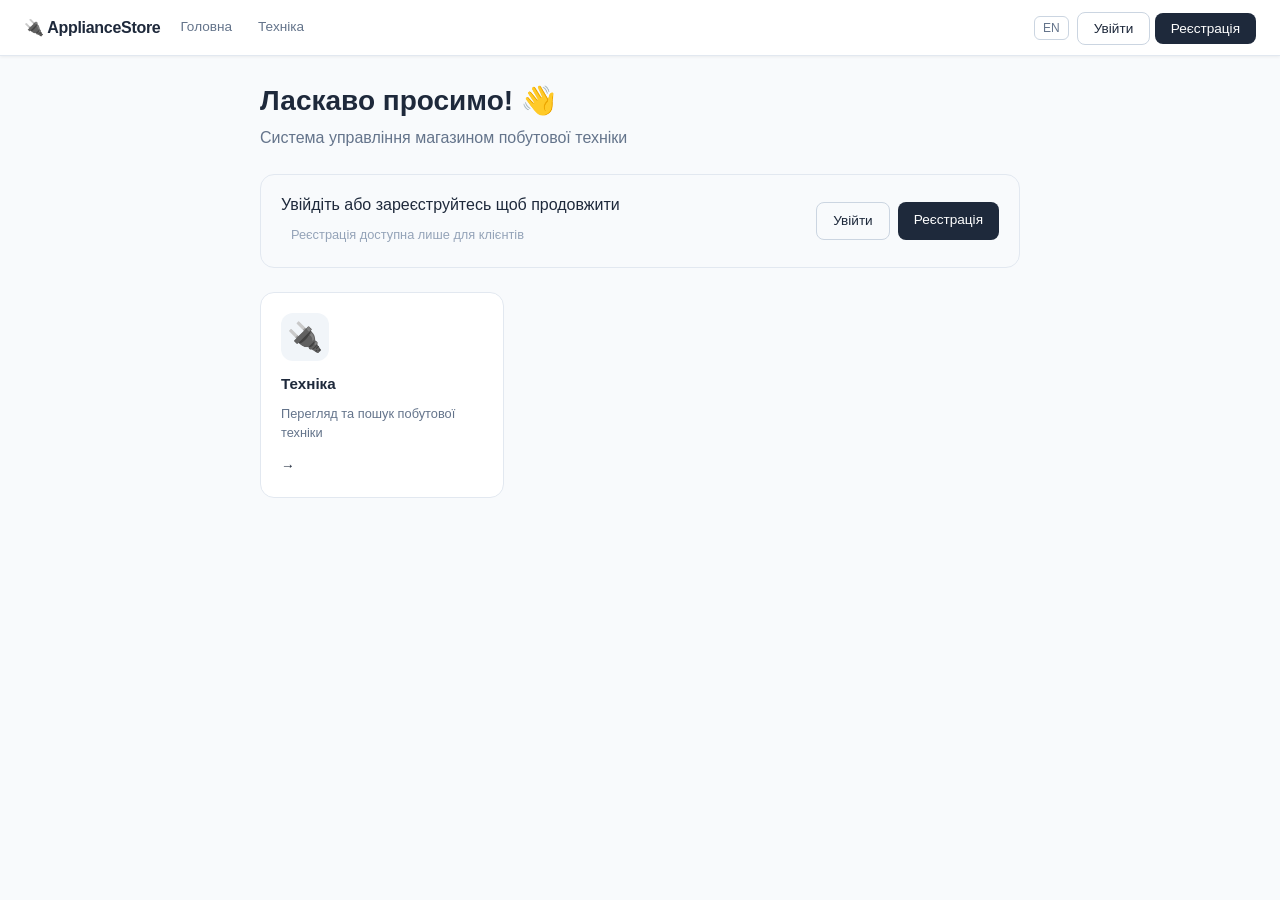
<file: src/main/resources/static/index.html>
<!DOCTYPE html>
<html lang="uk">
<head>
  <meta charset="UTF-8" />
  <meta name="viewport" content="width=device-width, initial-scale=1.0"/>
  <title>ApplianceStore</title>
  <link rel="stylesheet" href="style.css" />
</head>
<body>
  <nav class="navbar">
    <a href="index.html" class="nav-logo">🔌 ApplianceStore</a>
    <div class="nav-links" id="navLinks">
      <a href="index.html" data-i18n="nav.home">Home</a>
      <a href="appliances.html" data-i18n="nav.appliances">Appliances</a>
      <a href="orders.html" class="auth-only" data-i18n="nav.orders">Orders</a>
      <a href="clients.html" class="employee-only" data-i18n="nav.clients">Clients</a>
      <a href="employees.html" class="employee-only" data-i18n="nav.employees">Employees</a>
      <a href="manufacturers.html" class="employee-only" data-i18n="nav.manufacturers">Manufacturers</a>
    </div>
    <div class="nav-actions">
      <button class="btn-lang" id="langToggle">EN</button>
      <div class="auth-only" id="userInfo">
        <span id="userEmail"></span>
        <span id="userRole" class="badge"></span>
        <button onclick="logout()" data-i18n="nav.logout">Logout</button>
      </div>
      <div class="guest-only" id="guestActions">
        <a href="login.html" class="btn-outline" data-i18n="nav.login">Login</a>
        <a href="register.html" class="btn-primary" data-i18n="nav.register">Register</a>
      </div>
    </div>
    <button class="burger" id="burger">☰</button>
  </nav>

  <main class="container">
    <div class="hero">
      <h1 id="welcomeTitle">Welcome!</h1>
      <p class="subtitle" data-i18n="home.subtitle">Appliance store management system</p>
    </div>

    <div class="guest-only card-info" id="guestBanner">
      <div>
        <p data-i18n="home.signInMsg"><strong>Sign in or register to continue</strong></p>
        <p class="small" data-i18n="home.registerNote">Registration is available for clients only</p>
      </div>
      <div class="flex-gap">
        <a href="login.html" class="btn-outline" data-i18n="nav.login">Login</a>
        <a href="register.html" class="btn-primary" data-i18n="nav.register">Register</a>
      </div>
    </div>

    <div class="cards-grid" id="menuCards"></div>
  </main>

  <script src="i18n.js"></script>
  <script src="auth.js"></script>
  <script src="main.js"></script>
</body>
</html>
</file>
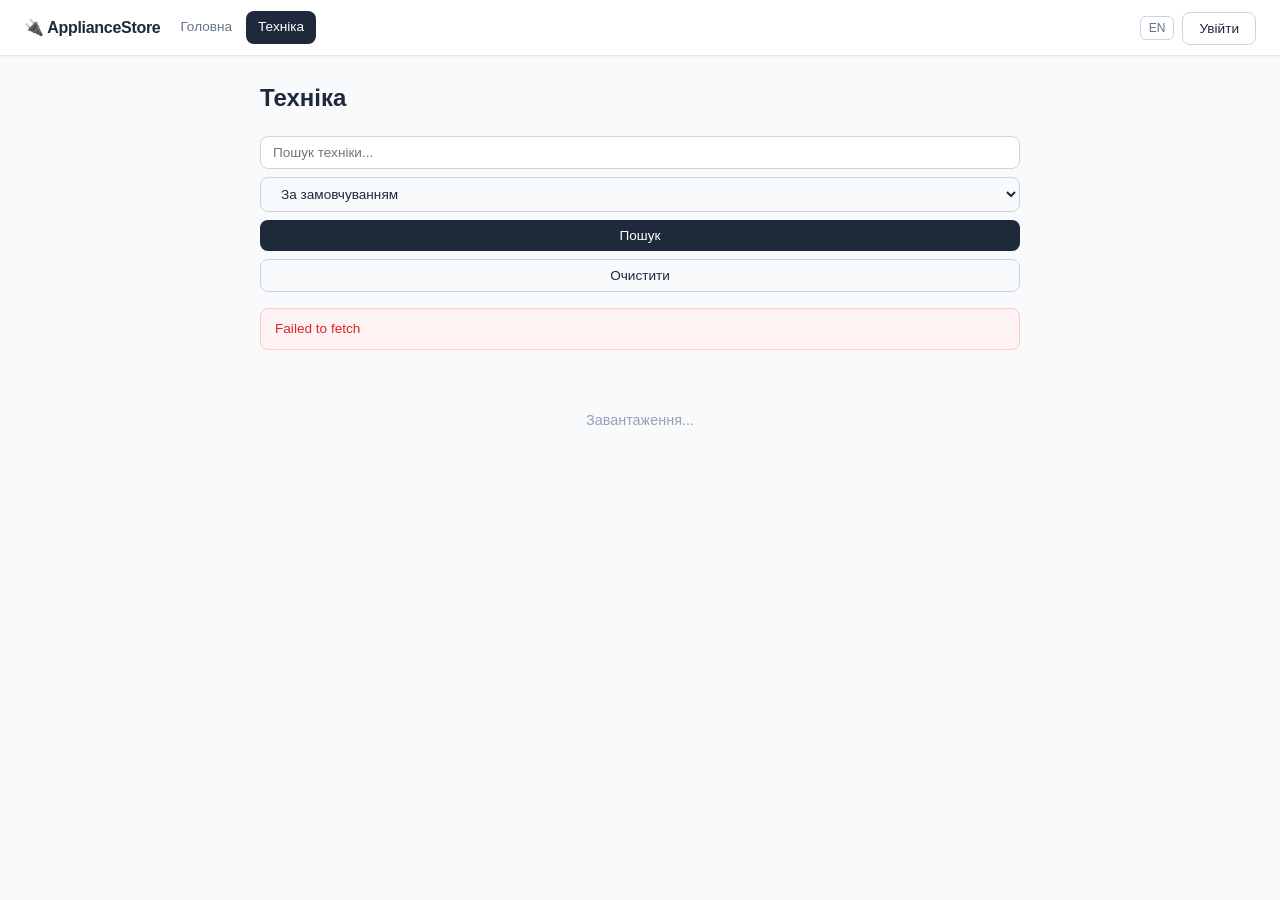
<file: src/main/resources/static/appliances.html>
<!DOCTYPE html>
<html lang="uk">
<head>
  <meta charset="UTF-8"/>
  <meta name="viewport" content="width=device-width, initial-scale=1.0"/>
  <title>Appliances — ApplianceStore</title>
  <link rel="stylesheet" href="style.css"/>
</head>
<body>
  <nav class="navbar">
    <a href="index.html" class="nav-logo">🔌 ApplianceStore</a>
    <div class="nav-links" id="navLinks">
      <a href="index.html" data-i18n="nav.home">Home</a>
      <a href="appliances.html" class="active" data-i18n="nav.appliances">Appliances</a>
      <a href="orders.html" class="auth-only" data-i18n="nav.orders">Orders</a>
      <a href="clients.html" class="employee-only" data-i18n="nav.clients">Clients</a>
      <a href="employees.html" class="employee-only" data-i18n="nav.employees">Employees</a>
      <a href="manufacturers.html" class="employee-only" data-i18n="nav.manufacturers">Manufacturers</a>
    </div>
    <div class="nav-actions">
      <button class="btn-lang" id="langToggle">EN</button>
      <div class="auth-only" id="userInfo">
        <span id="userEmail"></span>
        <span id="userRole" class="badge"></span>
        <button onclick="logout()" data-i18n="nav.logout">Logout</button>
      </div>
      <div class="guest-only" id="guestActions">
        <a href="login.html" class="btn-outline" data-i18n="nav.login">Login</a>
      </div>
    </div>
    <button class="burger" id="burger">☰</button>
  </nav>

  <main class="container">
    <div class="page-header">
      <h1 data-i18n="appliances.title">Appliances</h1>
      <button class="btn-primary employee-only" id="addBtn" data-i18n="appliances.add">Add Appliance</button>
    </div>

    <form class="search-form" id="searchForm">
      <div class="search-input-wrap">
        <input type="text" id="searchInput" data-i18n-placeholder="appliances.searchPlaceholder" placeholder="Search..."/>
      </div>

      <select id="sortSelect" class="btn-outline">
        <option value="id,asc" data-i18n="sort.default">Default</option>
        <option value="price,asc" data-i18n="sort.priceAsc">Price: Low to High</option>
        <option value="price,desc" data-i18n="sort.priceDesc">Price: High to Low</option>
      </select>

      <button type="submit" class="btn-primary" data-i18n="common.search">Search</button>
      <button type="button" class="btn-outline" id="clearSearch" data-i18n="common.clear">Clear</button>
    </form>

    <div id="errorBox" class="error-box hidden"></div>
    <div id="listContainer"></div>
    <div id="pagination" class="pagination"></div>
  </main>

  <div class="modal-overlay hidden" id="modal">
    <div class="modal">
      <div class="modal-header">
        <h2 id="modalTitle">Add Appliance</h2>
        <button class="modal-close" id="modalClose">✕</button>
      </div>
      <div id="modalErrorBox" class="error-box hidden"></div>
      <form id="itemForm" class="modal-form">
        <div class="field"><label data-i18n="appliances.name">Name</label><input type="text" name="name" required/></div>
        <div class="field">
            <label data-i18n="appliances.category">Category</label>
            <select name="category" class="btn-outline" style="background: #fff;" required>
                <option value="BIG">BIG</option>
                <option value="SMALL">SMALL</option>
            </select>
        </div>
        <div class="field"><label data-i18n="appliances.model">Model</label><input type="text" name="model" required/></div>
        <div class="field"><label>Manufacturer ID</label><input type="number" name="manufacturerId" required min="1"/></div>
        <div class="field">
            <label data-i18n="appliances.powerType">Power Type</label>
            <select name="powerType" class="btn-outline" style="background: #fff;" required>
                <option value="AC220">AC220</option>
                <option value="AC110">AC110</option>
                <option value="ACCUMULATOR">ACCUMULATOR</option>
            </select>
        </div>
        <div class="field"><label data-i18n="appliances.power">Power (W)</label><input type="number" name="power" required min="0"/></div>
        <div class="field"><label data-i18n="appliances.price">Price</label><input type="number" name="price" required min="0" step="0.01"/></div>
        <div class="field"><label data-i18n="appliances.characteristic">Characteristic</label><input type="text" name="characteristic"/></div>
        <div class="field"><label data-i18n="appliances.description">Description</label><textarea name="description"></textarea></div>
        <div class="modal-actions">
          <button type="button" class="btn-outline" id="modalCancel" data-i18n="common.cancel">Cancel</button>
          <button type="submit" class="btn-primary" id="modalSubmit" data-i18n="common.save">Save</button>
        </div>
      </form>
    </div>
  </div>

  <div class="modal-overlay hidden" id="confirmModal">
    <div class="modal confirm-modal">
      <p id="confirmMsg"></p>
      <div class="modal-actions">
        <button class="btn-outline" id="confirmNo" data-i18n="common.cancel">Cancel</button>
        <button class="btn-danger" id="confirmYes" data-i18n="common.yes">Yes</button>
      </div>
    </div>
  </div>

  <script src="i18n.js"></script>
  <script src="auth.js"></script>
  <script src="crud.js"></script>
  <script>
    initNav();
    applyLang();

    let currentPage = 0;
    let currentSearch = '';
    let currentSort = 'id,asc';
    let editId = null;

    document.getElementById('sortSelect').addEventListener('change', (e) => {
      currentSort = e.target.value;
      loadItems(0);
    });

    document.getElementById('langToggle').addEventListener('click', () => {
      const select = document.getElementById('sortSelect');
      Array.from(select.options).forEach(opt => {
        const key = opt.getAttribute('data-i18n');
        if (key) opt.textContent = t(key);
      });
    });

    document.getElementById('searchForm').addEventListener('submit', (e) => {
      e.preventDefault();
      currentSearch = document.getElementById('searchInput').value;
      loadItems(0);
    });

    document.getElementById('clearSearch').addEventListener('click', () => {
      currentSearch = '';
      currentSort = 'id,asc';
      document.getElementById('searchInput').value = '';
      document.getElementById('sortSelect').value = 'id,asc';
      loadItems(0);
    });

    // Відновлена чиста логіка завантаження
    async function loadItems(page = 0) {
      currentPage = page;
      showLoading('listContainer');
      hideError();
      try {
        let endpoint;
        if (currentSearch) {
          endpoint = `/appliances/search?names=${encodeURIComponent(currentSearch)}&page=${page}&size=10&sort=${currentSort}`;
        } else {
          endpoint = `/appliances?page=${page}&size=10&sort=${currentSort}`;
        }
        
        const data = await apiFetch(endpoint);
        renderList(data.content || [], data.totalPages || 0, page);
      } catch (err) {
        showError(err.message);
      }
    }

    function renderList(items, totalPages, page) {
      const container = document.getElementById('listContainer');
      if (!items.length) { container.innerHTML = `<p class="no-data" data-i18n="common.noData">${t('common.noData')}</p>`; renderPagination(0,0); return; }
      container.innerHTML = items.map(item => `
        <div class="list-item" data-id="${item.id}">
          <div class="list-item-main" onclick="toggleExpand(${item.id})">
            <span class="item-id">#${item.id}</span>
            <div class="item-info">
              <span class="item-name">${item.name}</span>
              <span class="item-sub"><span class="badge badge-blue">${item.category}</span> · ${item.model}</span>
            </div>
            <div class="item-right">
              <span class="item-price">$${item.price}</span>
              ${isEmployee() ? `
                <button class="btn-icon" onclick="event.stopPropagation(); openEdit(${item.id})" title="${t('common.edit')}">✏️</button>
                <button class="btn-icon danger" onclick="event.stopPropagation(); confirmDelete(${item.id})" title="${t('common.delete')}">🗑️</button>
              ` : ''}
              <span class="expand-icon">▾</span>
            </div>
          </div>
          <div class="list-item-detail hidden" id="detail-${item.id}">
            <div class="detail-grid">
              <div><span class="detail-label">${t('appliances.powerType')}</span>${item.powerType || '—'}</div>
              <div><span class="detail-label">${t('appliances.power')}</span>${item.power ?? '—'}</div>
              <div><span class="detail-label">Manufacturer ID</span>${item.manufacturerId || '—'}</div>
              <div class="full"><span class="detail-label">${t('appliances.characteristic')}</span>${item.characteristic || '—'}</div>
              <div class="full"><span class="detail-label">${t('appliances.description')}</span>${item.description || '—'}</div>
            </div>
          </div>
        </div>
      `).join('');
      renderPagination(page, totalPages);
    }

    function toggleExpand(id) {
      const el = document.getElementById('detail-' + id);
      el.classList.toggle('hidden');
    }

    function openEdit(id) {
      const item = document.querySelector(`[data-id="${id}"]`);
      editId = id;
      document.getElementById('modalTitle').textContent = t('appliances.edit');
      const form = document.getElementById('itemForm');
      
      apiFetch(`/appliances/${id}`).then(data => {
        form.name.value = data.name || '';
        form.category.value = data.category || 'BIG';
        form.model.value = data.model || '';
        form.manufacturerId.value = data.manufacturerId || '';
        form.powerType.value = data.powerType || 'AC220';
        form.power.value = data.power ?? '';
        form.price.value = data.price ?? '';
        form.characteristic.value = data.characteristic || '';
        form.description.value = data.description || '';
        openModal();
      }).catch(err => showError(err.message));
    }

    document.getElementById('addBtn').addEventListener('click', () => {
      editId = null;
      document.getElementById('modalTitle').textContent = t('appliances.add');
      document.getElementById('itemForm').reset();
      openModal();
    });

    document.getElementById('itemForm').addEventListener('submit', async (e) => {
      e.preventDefault();
      const form = e.target;
      const body = {
        name: form.name.value, 
        category: form.category.value, 
        model: form.model.value,
        manufacturerId: Number(form.manufacturerId.value), 
        powerType: form.powerType.value,
        power: Number(form.power.value), 
        price: Number(form.price.value),
        characteristic: form.characteristic.value, 
        description: form.description.value
      };
      const btn = document.getElementById('modalSubmit');
      btn.disabled = true;
      try {
        if (editId) await apiFetch(`/appliances/${editId}`, { method: 'PUT', body: JSON.stringify(body) });
        else await apiFetch('/appliances', { method: 'POST', body: JSON.stringify(body) });
        closeModal();
        loadItems(currentPage);
      } catch (err) {
        document.getElementById('modalErrorBox').textContent = err.message;
        document.getElementById('modalErrorBox').classList.remove('hidden');
      } finally {
        btn.disabled = false;
      }
    });

    function confirmDelete(id) {
      showConfirm(getLang() === 'uk' ? 'Видалити цю техніку?' : 'Delete this appliance?', async () => {
        await apiFetch(`/appliances/${id}`, { method: 'DELETE' });
        loadItems(currentPage);
      });
    }

    loadItems(0);
  </script>
</body>
</html>
</file>
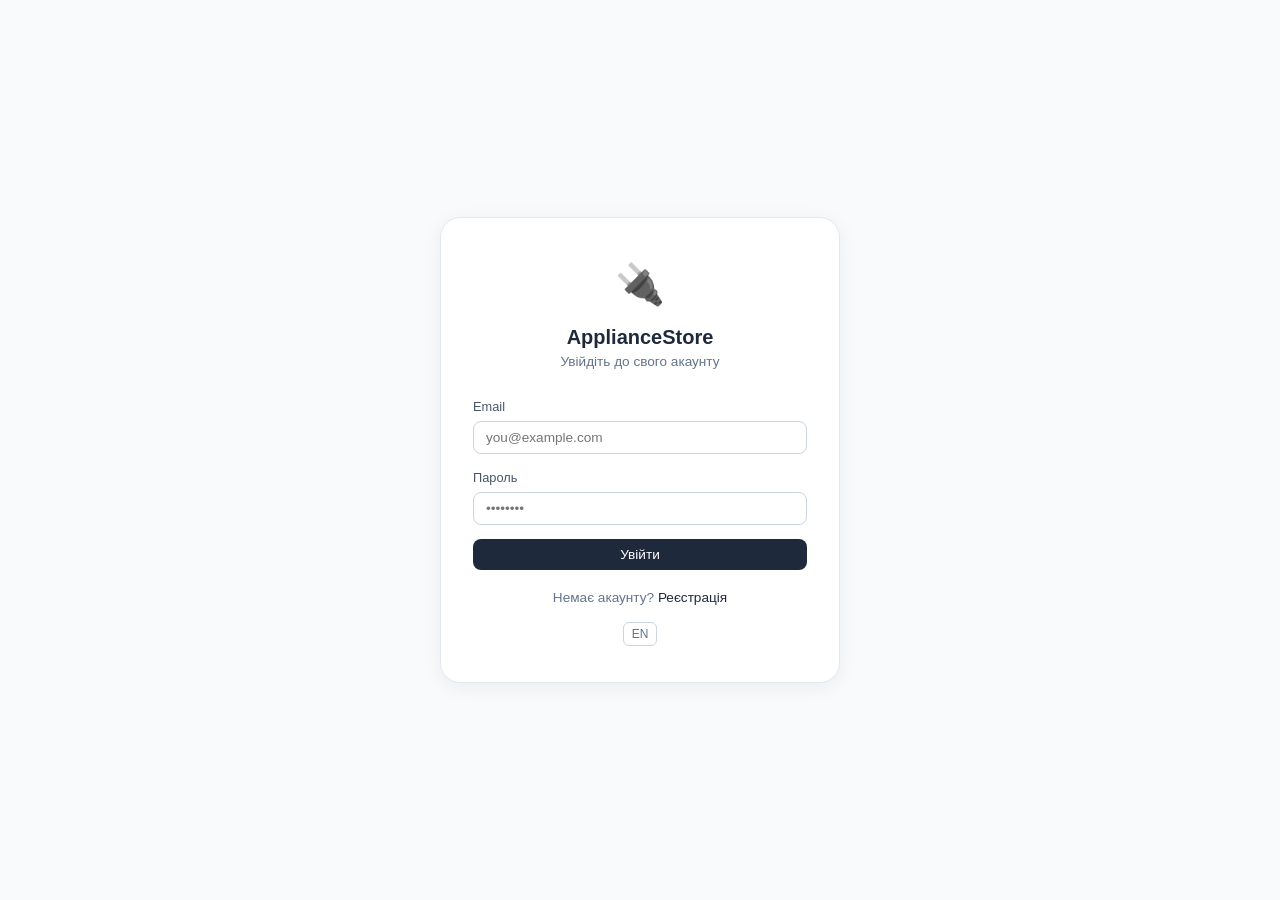
<file: src/main/resources/static/clients.html>
<!DOCTYPE html>
<html lang="uk">
<head>
  <meta charset="UTF-8"/>
  <meta name="viewport" content="width=device-width, initial-scale=1.0"/>
  <title>Clients — ApplianceStore</title>
  <link rel="stylesheet" href="style.css"/>
</head>
<body>
  <nav class="navbar">
    <a href="index.html" class="nav-logo">🔌 ApplianceStore</a>
    <div class="nav-links" id="navLinks">
      <a href="index.html" data-i18n="nav.home">Home</a>
      <a href="appliances.html" data-i18n="nav.appliances">Appliances</a>
      <a href="orders.html" class="auth-only" data-i18n="nav.orders">Orders</a>
      <a href="clients.html" class="employee-only active" data-i18n="nav.clients">Clients</a>
      <a href="employees.html" class="employee-only" data-i18n="nav.employees">Employees</a>
      <a href="manufacturers.html" class="employee-only" data-i18n="nav.manufacturers">Manufacturers</a>
    </div>
    <div class="nav-actions">
      <button class="btn-lang" id="langToggle">EN</button>
      <div class="auth-only" id="userInfo">
        <span id="userEmail"></span>
        <span id="userRole" class="badge"></span>
        <button onclick="logout()" data-i18n="nav.logout">Logout</button>
      </div>
    </div>
    <button class="burger" id="burger">☰</button>
  </nav>

  <main class="container">
    <div class="page-header">
      <h1 data-i18n="clients.title">Clients</h1>
      <button class="btn-primary" id="addBtn" data-i18n="clients.add">Add Client</button>
    </div>
    <div id="errorBox" class="error-box hidden"></div>
    <div id="listContainer"></div>
  </main>

  <div class="modal-overlay hidden" id="modal">
    <div class="modal">
      <div class="modal-header">
        <h2 id="modalTitle"></h2>
        <button class="modal-close" id="modalClose">✕</button>
      </div>
      <div id="modalErrorBox" class="error-box hidden"></div>
      <form id="itemForm" class="modal-form">
        <div class="field"><label data-i18n="clients.name">Name</label><input type="text" name="name" required/></div>
        <div class="field"><label data-i18n="clients.email">Email</label><input type="email" name="email" required/></div>
        <div class="field"><label data-i18n="clients.card">Card</label><input type="text" name="card" placeholder="XXXX-XXXX-XXXX-XXXX" maxlength="19"/></div>
        <div class="field new-only"><label data-i18n="auth.password">Password</label><input type="password" name="password"/></div>
        <div class="field new-only"><label data-i18n="auth.repeatPassword">Repeat Password</label><input type="password" name="repeatPassword"/></div>
        <div class="modal-actions">
          <button type="button" class="btn-outline" id="modalCancel" data-i18n="common.cancel">Cancel</button>
          <button type="submit" class="btn-primary" id="modalSubmit" data-i18n="common.save">Save</button>
        </div>
      </form>
    </div>
  </div>

  <div class="modal-overlay hidden" id="confirmModal">
    <div class="modal confirm-modal">
      <p id="confirmMsg"></p>
      <div class="modal-actions">
        <button class="btn-outline" id="confirmNo" data-i18n="common.cancel">Cancel</button>
        <button class="btn-danger" id="confirmYes" data-i18n="common.yes">Yes</button>
      </div>
    </div>
  </div>

  <script src="i18n.js"></script>
  <script src="auth.js"></script>
  <script src="crud.js"></script>
  <script>
    initNav();
    requireEmployee();
    applyLang();

    let editId = null;

    document.querySelector('input[name="card"]').addEventListener('input', function (e) {
      this.value = this.value.replace(/\D/g, '').replace(/(\d{4})(?=\d)/g, '$1-').slice(0, 19);
    });

    async function loadItems() {
      showLoading('listContainer');
      hideError();
      try {
        const data = await apiFetch('/clients');
        renderTable(data || []);
      } catch (err) { showError(err.message); }
    }

    function renderTable(items) {
      const container = document.getElementById('listContainer');
      if (!items.length) { container.innerHTML = `<p class="no-data">${t('common.noData')}</p>`; return; }
      container.innerHTML = `
        <div class="table-wrap">
          <table class="data-table">
            <thead><tr>
              <th>${t('common.id')}</th>
              <th>${t('clients.name')}</th>
              <th>${t('clients.email')}</th>
              <th>${t('common.actions')}</th>
            </tr></thead>
            <tbody>${items.map(item => `
              <tr>
                <td>#${item.id}</td>
                <td>${item.name}</td>
                <td>${item.email}</td>
                <td>
                  <button class="btn-icon" onclick="openEdit(${item.id}, '${escStr(item.name)}', '${escStr(item.email)}')">✏️</button>
                  <button class="btn-icon danger" onclick="confirmDelete(${item.id})">🗑️</button>
                </td>
              </tr>`).join('')}
            </tbody>
          </table>
        </div>`;
    }

    function openEdit(id, name, email) {
      editId = id;
      document.getElementById('modalTitle').textContent = t('clients.edit');
      const form = document.getElementById('itemForm');
      form.name.value = name; 
      form.email.value = email; 
      form.card.value = '';
      form.password.value = '';
      form.repeatPassword.value = '';
      
      document.querySelectorAll('.new-only').forEach(el => el.style.display = 'none');
      document.querySelector('[name="password"]').required = false;
      document.querySelector('[name="repeatPassword"]').required = false;
      openModal();
    }

    document.getElementById('addBtn').addEventListener('click', () => {
      editId = null;
      document.getElementById('modalTitle').textContent = t('clients.add');
      document.getElementById('itemForm').reset();
      document.querySelectorAll('.new-only').forEach(el => el.style.display = '');
      
      document.querySelector('[name="password"]').required = true;
      document.querySelector('[name="repeatPassword"]').required = true;
      openModal();
    });

    document.getElementById('itemForm').addEventListener('submit', async (e) => {
      e.preventDefault();
      const form = e.target;
      const btn = document.getElementById('modalSubmit');
      
      const name = form.name.value;
      const email = form.email.value;
      const card = form.card.value;

      const cardRegex = /^\d{4}-\d{4}-\d{4}-\d{4}$/;
      if (card && !cardRegex.test(card)) {
        document.getElementById('modalErrorBox').textContent = getLang() === 'uk' ? 'Невірний формат картки (XXXX-XXXX-XXXX-XXXX).' : 'Invalid card format.';
        document.getElementById('modalErrorBox').classList.remove('hidden');
        return;
      }

      if (!editId) {
        const password = form.password.value;
        const repeatPassword = form.repeatPassword.value;
        const pwRegex = /^(?=.*[0-9])(?=.*[a-z])(?=.*[A-Z])(?=.*[@#!$%^&-+=()])(?=\S+$).{8,20}$/;
        
        if (!pwRegex.test(password)) {
          document.getElementById('modalErrorBox').textContent = getLang() === 'uk' ? 'Пароль має бути 8-20 символів, містити цифри, літери та спецсимволи.' : 'Password must be complex.';
          document.getElementById('modalErrorBox').classList.remove('hidden');
          return;
        }
        if (password !== repeatPassword) {
          document.getElementById('modalErrorBox').textContent = getLang() === 'uk' ? 'Паролі не збігаються.' : 'Passwords do not match.';
          document.getElementById('modalErrorBox').classList.remove('hidden');
          return;
        }
      }

      btn.disabled = true;
      try {
        if (editId) {
          const body = { name, email };
          if (card) body.card = card;
          
          await apiFetch(`/clients/${editId}`, { method: 'PUT', body: JSON.stringify(body) });
        } else {
          const body = { name, email, password: form.password.value, repeatPassword: form.repeatPassword.value };
          if (card) body.card = card;
          
          await apiFetch('/clients', { method: 'POST', body: JSON.stringify(body) });
        }
        closeModal();
        loadItems();
      } catch (err) {
        document.getElementById('modalErrorBox').textContent = err.message;
        document.getElementById('modalErrorBox').classList.remove('hidden');
      } finally { btn.disabled = false; }
    });

    function confirmDelete(id) {
      showConfirm(getLang() === 'uk' ? 'Видалити цього клієнта?' : 'Delete this client?', async () => {
        await apiFetch(`/clients/${id}`, { method: 'DELETE' });
        loadItems();
      });
    }

    loadItems();
  </script>
</body>
</html>
</file>
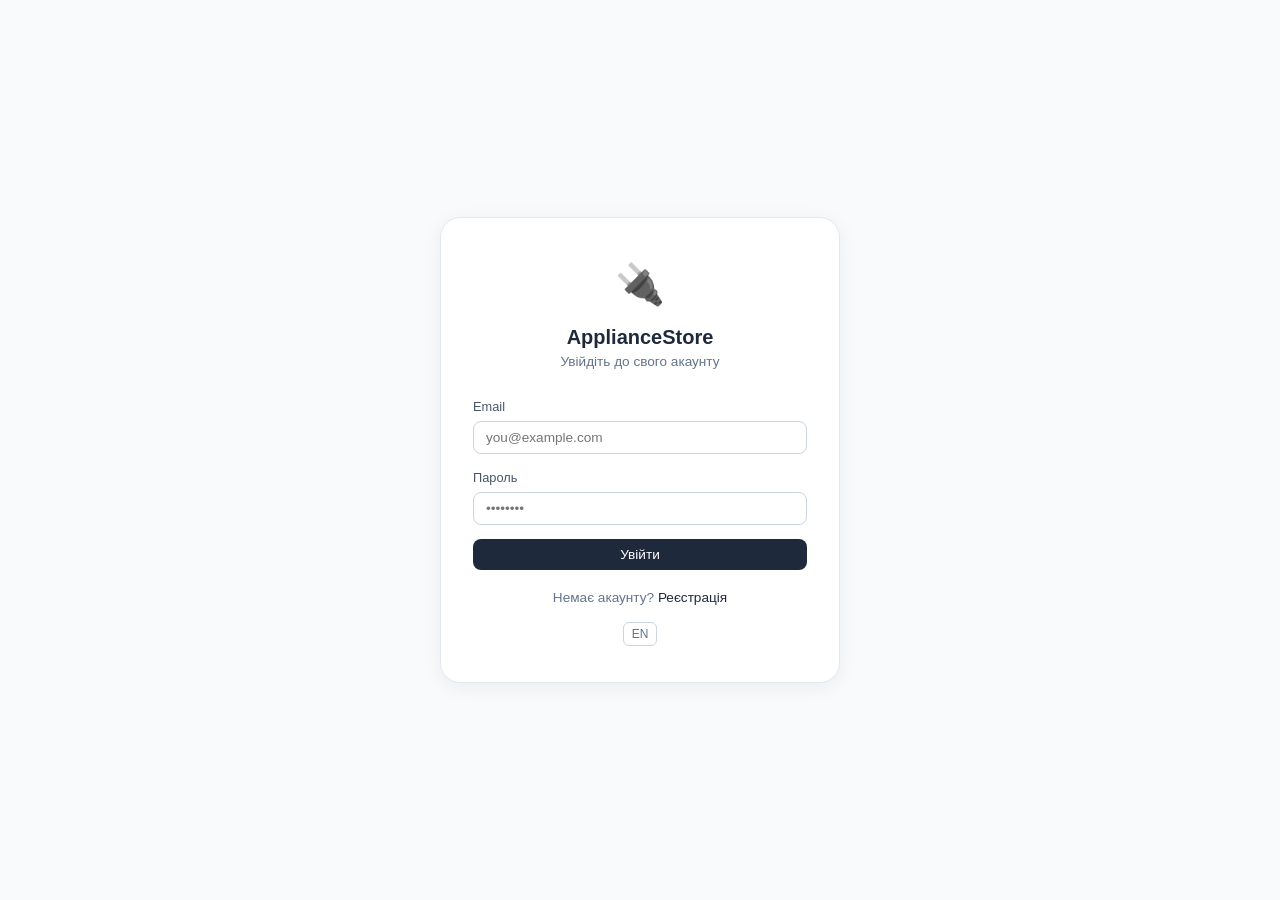
<file: src/main/resources/static/employees.html>
<!DOCTYPE html>
<html lang="uk">
<head>
  <meta charset="UTF-8"/>
  <meta name="viewport" content="width=device-width, initial-scale=1.0"/>
  <title>Employees — ApplianceStore</title>
  <link rel="stylesheet" href="style.css"/>
</head>
<body>
  <nav class="navbar">
    <a href="index.html" class="nav-logo">🔌 ApplianceStore</a>
    <div class="nav-links" id="navLinks">
      <a href="index.html" data-i18n="nav.home">Home</a>
      <a href="appliances.html" data-i18n="nav.appliances">Appliances</a>
      <a href="orders.html" class="auth-only" data-i18n="nav.orders">Orders</a>
      <a href="clients.html" class="employee-only" data-i18n="nav.clients">Clients</a>
      <a href="employees.html" class="employee-only active" data-i18n="nav.employees">Employees</a>
      <a href="manufacturers.html" class="employee-only" data-i18n="nav.manufacturers">Manufacturers</a>
    </div>
    <div class="nav-actions">
      <button class="btn-lang" id="langToggle">EN</button>
      <div class="auth-only" id="userInfo">
        <span id="userEmail"></span>
        <span id="userRole" class="badge"></span>
        <button onclick="logout()" data-i18n="nav.logout">Logout</button>
      </div>
    </div>
    <button class="burger" id="burger">☰</button>
  </nav>

  <main class="container">
    <div class="page-header">
      <h1 data-i18n="employees.title">Employees</h1>
      <button class="btn-primary" id="addBtn" data-i18n="employees.add">Add Employee</button>
    </div>
    <div id="errorBox" class="error-box hidden"></div>
    <div id="listContainer"></div>
  </main>

  <div class="modal-overlay hidden" id="modal">
    <div class="modal">
      <div class="modal-header">
        <h2 id="modalTitle"></h2>
        <button class="modal-close" id="modalClose">✕</button>
      </div>
      <div id="modalErrorBox" class="error-box hidden"></div>
      <form id="itemForm" class="modal-form">
        <div class="field"><label data-i18n="employees.name">Name</label><input type="text" name="name" required/></div>
        <div class="field"><label data-i18n="employees.email">Email</label><input type="email" name="email" required/></div>
        <div class="field"><label data-i18n="employees.department">Department</label><input type="text" name="department" required/></div>
        <div class="field new-only"><label data-i18n="auth.password">Password</label><input type="password" name="password"/></div>
        <div class="field new-only"><label data-i18n="auth.repeatPassword">Repeat Password</label><input type="password" name="repeatPassword"/></div>
        <div class="modal-actions">
          <button type="button" class="btn-outline" id="modalCancel" data-i18n="common.cancel">Cancel</button>
          <button type="submit" class="btn-primary" id="modalSubmit" data-i18n="common.save">Save</button>
        </div>
      </form>
    </div>
  </div>

  <div class="modal-overlay hidden" id="confirmModal">
    <div class="modal confirm-modal">
      <p id="confirmMsg"></p>
      <div class="modal-actions">
        <button class="btn-outline" id="confirmNo" data-i18n="common.cancel">Cancel</button>
        <button class="btn-danger" id="confirmYes" data-i18n="common.yes">Yes</button>
      </div>
    </div>
  </div>

  <script src="i18n.js"></script>
  <script src="auth.js"></script>
  <script src="crud.js"></script>
  <script>
    initNav();
    requireEmployee();
    applyLang();

    let editId = null;

    async function loadItems() {
      showLoading('listContainer');
      hideError();
      try {
        const data = await apiFetch('/employees');
        renderTable(data || []);
      } catch (err) { showError(err.message); }
    }

    function renderTable(items) {
      const container = document.getElementById('listContainer');
      if (!items.length) { container.innerHTML = `<p class="no-data">${t('common.noData')}</p>`; return; }
      container.innerHTML = `
        <div class="table-wrap">
          <table class="data-table">
            <thead><tr>
              <th>${t('common.id')}</th>
              <th>${t('employees.name')}</th>
              <th>${t('employees.email')}</th>
              <th>${t('employees.department')}</th>
              <th>${t('common.actions')}</th>
            </tr></thead>
            <tbody>${items.map(item => `
              <tr>
                <td>#${item.id}</td>
                <td>${item.name}</td>
                <td>${item.email}</td>
                <td>${item.department || '—'}</td>
                <td>
                  <button class="btn-icon" onclick="openEdit(${item.id}, '${escStr(item.name)}', '${escStr(item.email)}', '${escStr(item.department||'')}')">✏️</button>
                  <button class="btn-icon danger" onclick="confirmDelete(${item.id})">🗑️</button>
                </td>
              </tr>`).join('')}
            </tbody>
          </table>
        </div>`;
    }

    function openEdit(id, name, email, department) {
      editId = id;
      document.getElementById('modalTitle').textContent = t('employees.edit');
      const form = document.getElementById('itemForm');
      form.name.value = name; 
      form.email.value = email; 
      form.department.value = department; 
      form.password.value = '';
      form.repeatPassword.value = '';
      
      document.querySelectorAll('.new-only').forEach(el => el.style.display = 'none');
      document.querySelector('[name="password"]').required = false;
      document.querySelector('[name="repeatPassword"]').required = false;
      openModal();
    }

    document.getElementById('addBtn').addEventListener('click', () => {
      editId = null;
      document.getElementById('modalTitle').textContent = t('employees.add');
      document.getElementById('itemForm').reset();
      document.querySelectorAll('.new-only').forEach(el => el.style.display = '');
      
      document.querySelector('[name="password"]').required = true;
      document.querySelector('[name="repeatPassword"]').required = true;
      openModal();
    });

    document.getElementById('itemForm').addEventListener('submit', async (e) => {
      e.preventDefault();
      const form = e.target;
      const btn = document.getElementById('modalSubmit');
      
      if (!editId) {
        const password = form.password.value;
        const repeatPassword = form.repeatPassword.value;
        const pwRegex = /^(?=.*[0-9])(?=.*[a-z])(?=.*[A-Z])(?=.*[@#!$%^&-+=()])(?=\S+$).{8,20}$/;
        
        if (!pwRegex.test(password)) {
          document.getElementById('modalErrorBox').textContent = getLang() === 'uk' ? 'Пароль має бути 8-20 символів, містити цифри, літери та спецсимволи.' : 'Password must be complex.';
          document.getElementById('modalErrorBox').classList.remove('hidden');
          return;
        }
        if (password !== repeatPassword) {
          document.getElementById('modalErrorBox').textContent = getLang() === 'uk' ? 'Паролі не збігаються.' : 'Passwords do not match.';
          document.getElementById('modalErrorBox').classList.remove('hidden');
          return;
        }
      }

      btn.disabled = true;
      try {
        if (editId) {
          const body = {
            name: form.name.value, 
            email: form.email.value, 
            department: form.department.value 
          };
          await apiFetch(`/employees/${editId}`, { method: 'PUT', body: JSON.stringify(body) });
        } else {
          const body = { 
            name: form.name.value, 
            email: form.email.value, 
            department: form.department.value, 
            password: form.password.value,
            repeatPassword: form.repeatPassword.value
          };
          await apiFetch('/employees', { method: 'POST', body: JSON.stringify(body) });
        }
        closeModal();
        loadItems();
      } catch (err) {
        document.getElementById('modalErrorBox').textContent = err.message;
        document.getElementById('modalErrorBox').classList.remove('hidden');
      } finally { btn.disabled = false; }
    });

    function confirmDelete(id) {
      showConfirm(getLang() === 'uk' ? 'Видалити цього працівника?' : 'Delete this employee?', async () => {
        await apiFetch(`/employees/${id}`, { method: 'DELETE' });
        loadItems();
      });
    }

    loadItems();
  </script>
</body>
</html>
</file>
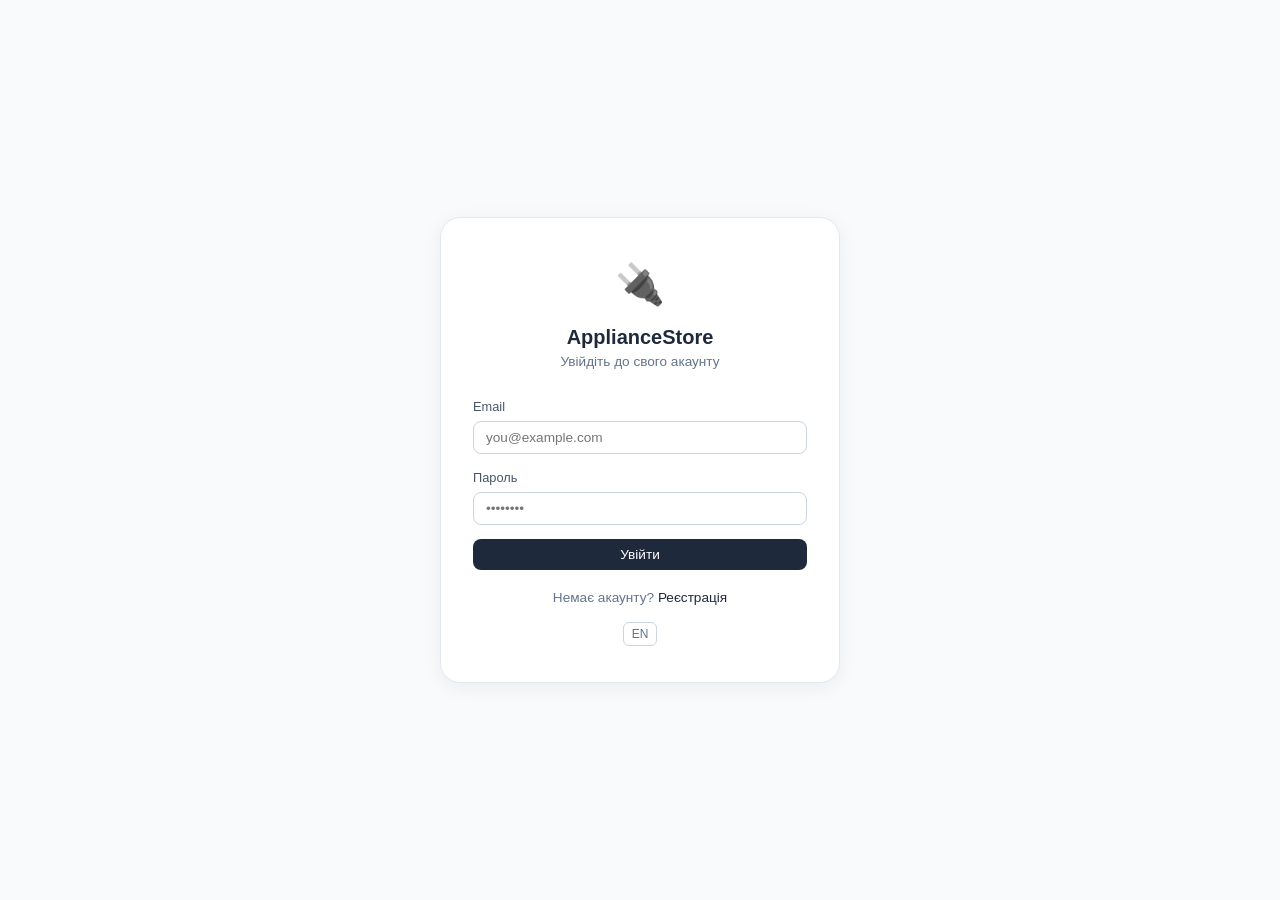
<file: src/main/resources/static/login.html>
<!DOCTYPE html>
<html lang="uk">
<head>
  <meta charset="UTF-8"/>
  <meta name="viewport" content="width=device-width, initial-scale=1.0"/>
  <title>Login — ApplianceStore</title>
  <link rel="stylesheet" href="style.css"/>
</head>
<body class="auth-page">
  <div class="auth-card">
    <div class="auth-logo">🔌</div>
    <h1 class="auth-title">ApplianceStore</h1>
    <p class="auth-subtitle" data-i18n="auth.loginTitle">Sign in to your account</p>

    <div id="errorBox" class="error-box hidden"></div>

    <form id="loginForm">
      <div class="field">
        <label data-i18n="auth.email">Email</label>
        <input type="email" id="email" required placeholder="you@example.com"/>
      </div>
      <div class="field">
        <label data-i18n="auth.password">Password</label>
        <input type="password" id="password" required placeholder="••••••••"/>
      </div>
      <button type="submit" class="btn-primary full" id="submitBtn">
        <span data-i18n="auth.loginBtn">Sign In</span>
      </button>
    </form>

    <p class="auth-footer">
      <span data-i18n="auth.noAccount">Don't have an account?</span>
      <a href="register.html" data-i18n="auth.register">Register</a>
    </p>
    <div class="lang-center">
      <button class="btn-lang" id="langToggle">EN</button>
    </div>
  </div>

  <script src="i18n.js"></script>
  <script src="auth.js"></script>
  <script>
    initLang();
    if (getToken()) window.location.href = 'index.html';

    document.getElementById('loginForm').addEventListener('submit', async (e) => {
      e.preventDefault();
      const btn = document.getElementById('submitBtn');
      btn.disabled = true;
      hideError();
      try {
        const res = await apiFetch('/auth/login', {
          method: 'POST',
          body: JSON.stringify({
            email: document.getElementById('email').value,
            password: document.getElementById('password').value
          })
        });
        const token = res.token || res.accessToken || res.jwt;
        saveToken(token);
        window.location.href = 'index.html';
      } catch (err) {
        let errorMsg = err.message;
        const lang = getLang();
        
        if (errorMsg.toLowerCase().includes('blocked') || errorMsg.toLowerCase().includes('too many failed attempts')) {
          errorMsg = lang === 'uk' 
            ? 'Ваш акаунт заблоковано через завелику кількість невдалих спроб входу.' 
            : 'Your account is blocked due to too many failed attempts.';
        } 
        else if (err.status === 401 || err.status === 403 || errorMsg.toLowerCase().includes('bad credentials')) {
          errorMsg = lang === 'uk' 
            ? 'Невірний email або пароль.' 
            : 'Invalid email or password.';
        }

        showError(errorMsg);
      } finally {
        btn.disabled = false;
      }
    });
  </script>
</body>
</html>
</file>
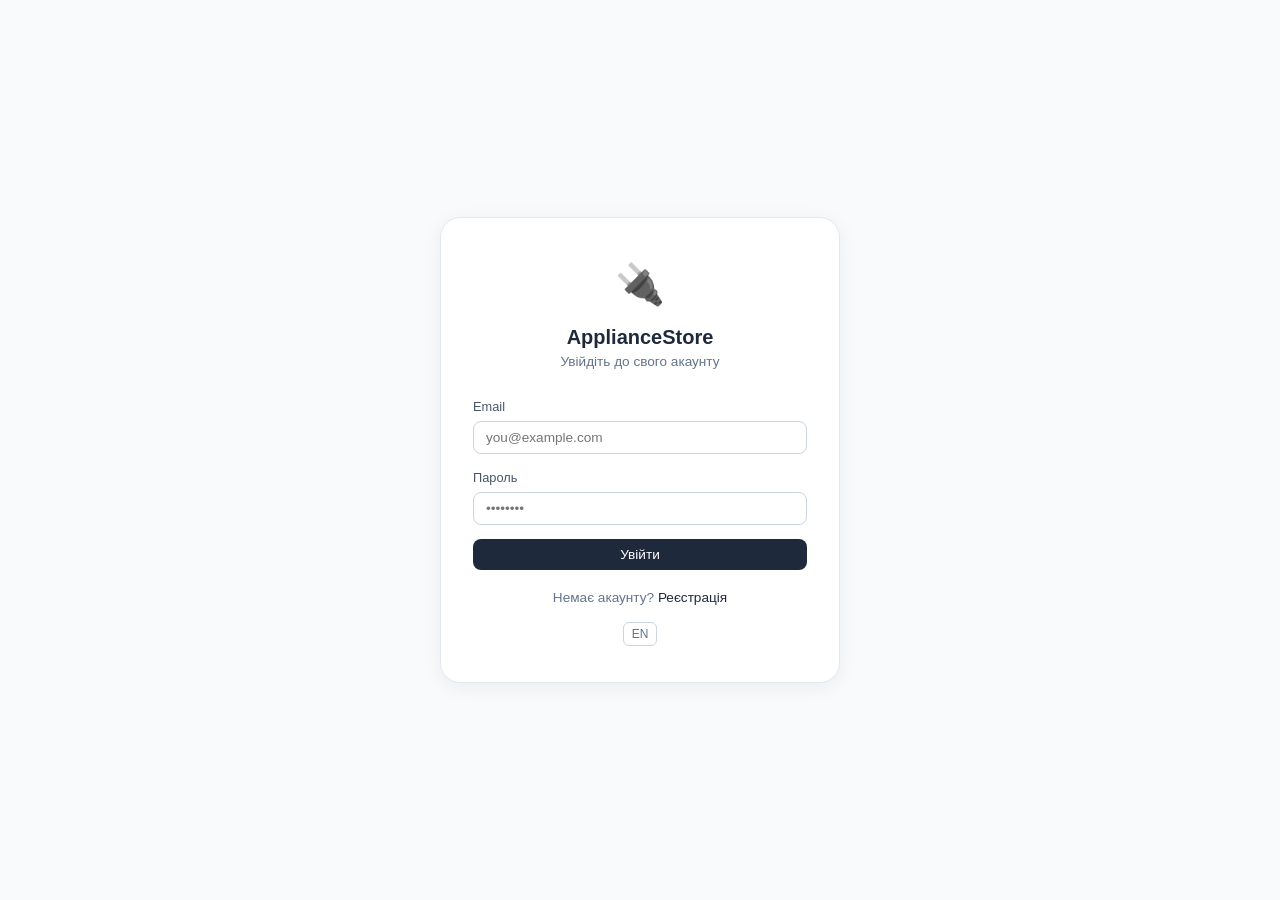
<file: src/main/resources/static/manufacturers.html>
<!DOCTYPE html>
<html lang="uk">
<head>
  <meta charset="UTF-8"/>
  <meta name="viewport" content="width=device-width, initial-scale=1.0"/>
  <title>Manufacturers — ApplianceStore</title>
  <link rel="stylesheet" href="style.css"/>
</head>
<body>
  <nav class="navbar">
    <a href="index.html" class="nav-logo">🔌 ApplianceStore</a>
    <div class="nav-links" id="navLinks">
      <a href="index.html" data-i18n="nav.home">Home</a>
      <a href="appliances.html" data-i18n="nav.appliances">Appliances</a>
      <a href="orders.html" class="auth-only" data-i18n="nav.orders">Orders</a>
      <a href="clients.html" class="employee-only" data-i18n="nav.clients">Clients</a>
      <a href="employees.html" class="employee-only" data-i18n="nav.employees">Employees</a>
      <a href="manufacturers.html" class="employee-only active" data-i18n="nav.manufacturers">Manufacturers</a>
    </div>
    <div class="nav-actions">
      <button class="btn-lang" id="langToggle">EN</button>
      <div class="auth-only" id="userInfo">
        <span id="userEmail"></span>
        <span id="userRole" class="badge"></span>
        <button onclick="logout()" data-i18n="nav.logout">Logout</button>
      </div>
    </div>
    <button class="burger" id="burger">☰</button>
  </nav>

  <main class="container">
    <div class="page-header">
      <h1 data-i18n="manufacturers.title">Manufacturers</h1>
      <button class="btn-primary" id="addBtn" data-i18n="manufacturers.add">Add Manufacturer</button>
    </div>
    <div id="errorBox" class="error-box hidden"></div>
    <div id="listContainer"></div>
  </main>

  <div class="modal-overlay hidden" id="modal">
    <div class="modal">
      <div class="modal-header">
        <h2 id="modalTitle"></h2>
        <button class="modal-close" id="modalClose">✕</button>
      </div>
      <div id="modalErrorBox" class="error-box hidden"></div>
      <form id="itemForm" class="modal-form">
        <div class="field"><label data-i18n="manufacturers.name">Name</label><input type="text" name="name" required/></div>
        <div class="modal-actions">
          <button type="button" class="btn-outline" id="modalCancel" data-i18n="common.cancel">Cancel</button>
          <button type="submit" class="btn-primary" id="modalSubmit" data-i18n="common.save">Save</button>
        </div>
      </form>
    </div>
  </div>

  <div class="modal-overlay hidden" id="confirmModal">
    <div class="modal confirm-modal">
      <p id="confirmMsg"></p>
      <div class="modal-actions">
        <button class="btn-outline" id="confirmNo" data-i18n="common.cancel">Cancel</button>
        <button class="btn-danger" id="confirmYes" data-i18n="common.yes">Yes</button>
      </div>
    </div>
  </div>

  <script src="i18n.js"></script>
  <script src="auth.js"></script>
  <script src="crud.js"></script>
  <script>
    initNav();
    requireEmployee();
    applyLang();

    let editId = null;

    async function loadItems() {
      showLoading('listContainer');
      hideError();
      try {
        const data = await apiFetch('/manufacturers');
        renderCards(data || []);
      } catch (err) { showError(err.message); }
    }

    function renderCards(items) {
      const container = document.getElementById('listContainer');
      if (!items.length) { container.innerHTML = `<p class="no-data">${t('common.noData')}</p>`; return; }
      container.innerHTML = `<div class="mfr-grid">${items.map(item => `
        <div class="mfr-card">
          <div class="mfr-icon">🏭</div>
          <div class="mfr-info">
            <span class="mfr-name">${item.name}</span>
            <span class="mfr-id">#${item.id}</span>
          </div>
          <div class="mfr-actions">
            <button class="btn-icon" onclick="openEdit(${item.id}, '${escStr(item.name)}')">✏️</button>
            <button class="btn-icon danger" onclick="confirmDelete(${item.id})">🗑️</button>
          </div>
        </div>`).join('')}</div>`;
    }

    function openEdit(id, name) {
      editId = id;
      document.getElementById('modalTitle').textContent = t('manufacturers.edit');
      document.getElementById('itemForm').name.value = name;
      openModal();
    }

    document.getElementById('addBtn').addEventListener('click', () => {
      editId = null;
      document.getElementById('modalTitle').textContent = t('manufacturers.add');
      document.getElementById('itemForm').reset();
      openModal();
    });

    document.getElementById('itemForm').addEventListener('submit', async (e) => {
      e.preventDefault();
      const name = e.target.name.value;
      const btn = document.getElementById('modalSubmit');
      btn.disabled = true;
      try {
        if (editId) await apiFetch(`/manufacturers/${editId}`, { method: 'PUT', body: JSON.stringify({ name }) });
        else await apiFetch('/manufacturers', { method: 'POST', body: JSON.stringify({ name }) });
        closeModal();
        loadItems();
      } catch (err) {
        document.getElementById('modalErrorBox').textContent = err.message;
        document.getElementById('modalErrorBox').classList.remove('hidden');
      } finally { btn.disabled = false; }
    });

    function confirmDelete(id) {
      showConfirm(getLang() === 'uk' ? 'Видалити цього виробника?' : 'Delete this manufacturer?', async () => {
        await apiFetch(`/manufacturers/${id}`, { method: 'DELETE' });
        loadItems();
      });
    }

    loadItems();
  </script>
</body>
</html>
</file>
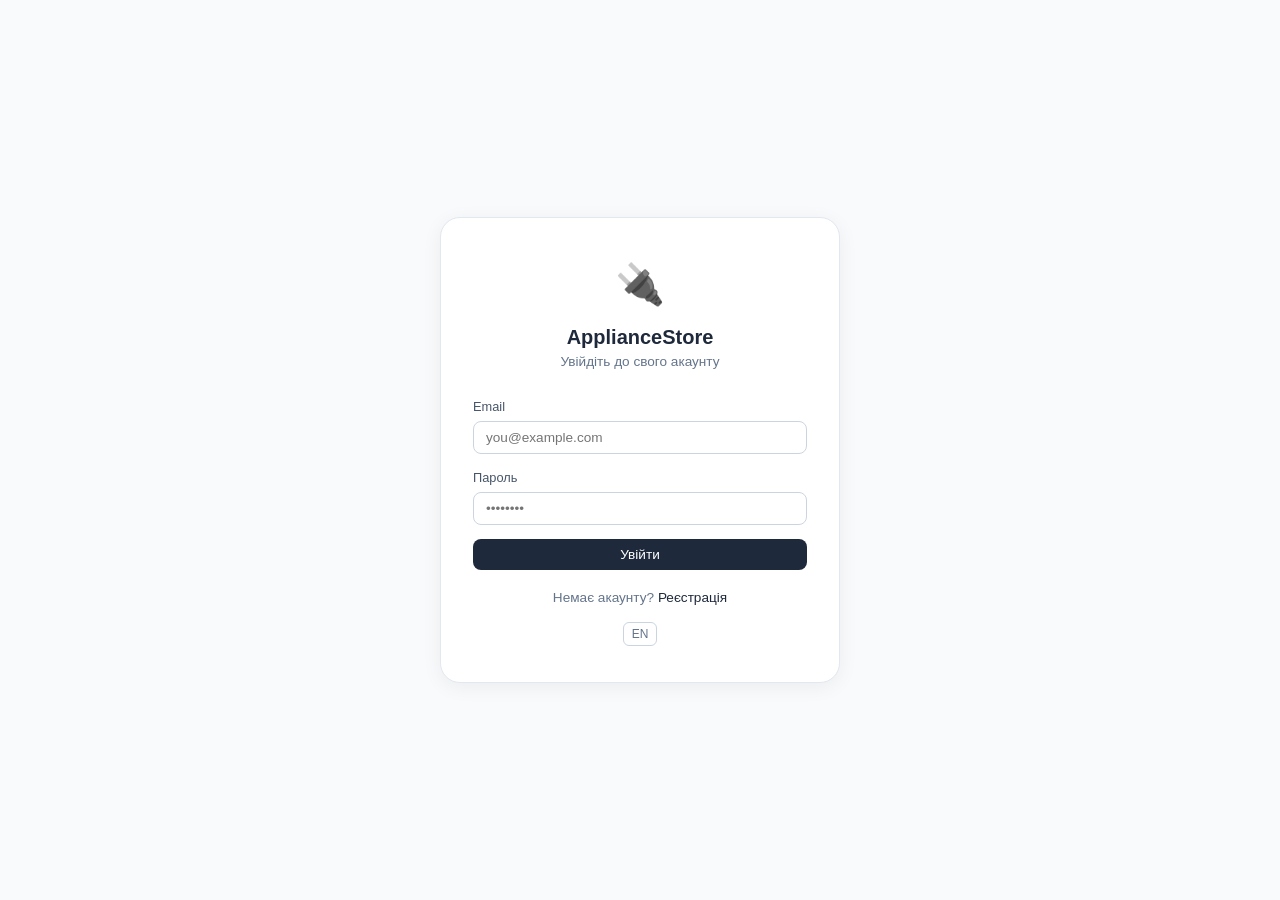
<file: src/main/resources/static/orders.html>
<!DOCTYPE html>
<html lang="uk">
<head>
  <meta charset="UTF-8"/>
  <meta name="viewport" content="width=device-width, initial-scale=1.0"/>
  <title>Orders — ApplianceStore</title>
  <link rel="stylesheet" href="style.css"/>
</head>
<body>
  <nav class="navbar">
    <a href="index.html" class="nav-logo">🔌 ApplianceStore</a>
    <div class="nav-links" id="navLinks">
      <a href="index.html" data-i18n="nav.home">Home</a>
      <a href="appliances.html" data-i18n="nav.appliances">Appliances</a>
      <a href="orders.html" class="auth-only active" data-i18n="nav.orders">Orders</a>
      <a href="clients.html" class="employee-only" data-i18n="nav.clients">Clients</a>
      <a href="employees.html" class="employee-only" data-i18n="nav.employees">Employees</a>
      <a href="manufacturers.html" class="employee-only" data-i18n="nav.manufacturers">Manufacturers</a>
    </div>
    <div class="nav-actions">
      <button class="btn-lang" id="langToggle">EN</button>
      <div class="auth-only" id="userInfo">
        <span id="userEmail"></span>
        <span id="userRole" class="badge"></span>
        <button onclick="logout()" data-i18n="nav.logout">Logout</button>
      </div>
      <div class="guest-only" id="guestActions">
        <a href="login.html" class="btn-outline" data-i18n="nav.login">Login</a>
      </div>
    </div>
    <button class="burger" id="burger">☰</button>
  </nav>

  <main class="container">
    <div class="page-header">
      <h1 data-i18n="orders.title">Orders</h1>
      <button class="btn-primary" id="addBtn" data-i18n="orders.add">New Order</button>
    </div>

    <div id="errorBox" class="error-box hidden"></div>
    <div id="listContainer"></div>
    <div id="pagination" class="pagination"></div>
  </main>

  <!-- Order Form Modal -->
  <div class="modal-overlay hidden" id="modal">
    <div class="modal modal-wide">
      <div class="modal-header">
        <h2 id="modalTitle">New Order</h2>
        <button class="modal-close" id="modalClose">✕</button>
      </div>
      <div id="modalErrorBox" class="error-box hidden"></div>
      <form id="itemForm" class="modal-form">
        <div class="rows-section">
          <label data-i18n="orders.rows">Order Items</label>
          <div id="rowsContainer"></div>
          <button type="button" class="btn-outline small" id="addRowBtn">+ <span data-i18n="orders.addItem">Add Item</span></button>
        </div>
        <div class="modal-actions">
          <button type="button" class="btn-outline" id="modalCancel" data-i18n="common.cancel">Cancel</button>
          <button type="submit" class="btn-primary" id="modalSubmit" data-i18n="common.save">Save</button>
        </div>
      </form>
    </div>
  </div>

  <!-- Confirm Dialog -->
  <div class="modal-overlay hidden" id="confirmModal">
    <div class="modal confirm-modal">
      <p id="confirmMsg"></p>
      <div class="modal-actions">
        <button class="btn-outline" id="confirmNo" data-i18n="common.cancel">Cancel</button>
        <button class="btn-danger" id="confirmYes" data-i18n="common.yes">Yes</button>
      </div>
    </div>
  </div>

  <script src="i18n.js"></script>
  <script src="auth.js"></script>
  <script src="crud.js"></script>
  <script>
    initNav();
    requireAuth();
    applyLang();

    let currentPage = 0;
    let editId = null;

    function addRow(applianceId = '', quantity = '') {
      const container = document.getElementById('rowsContainer');
      const div = document.createElement('div');
      div.className = 'order-row';
      div.innerHTML = `
        <input type="number" placeholder="${t('orders.applianceId')}" class="row-appliance" value="${applianceId}" required min="1"/>
        <input type="number" placeholder="${t('orders.quantity')}" class="row-quantity" value="${quantity}" required min="1"/>
        <button type="button" class="btn-icon danger row-remove">✕</button>
      `;
      div.querySelector('.row-remove').addEventListener('click', () => {
        if (document.querySelectorAll('.order-row').length > 1) div.remove();
      });
      container.appendChild(div);
    }

    document.getElementById('addRowBtn').addEventListener('click', () => addRow());

    async function loadItems(page = 0) {
      currentPage = page;
      showLoading('listContainer');
      hideError();
      try {
        const endpoint = isEmployee() 
          ? `/orders?page=${page}&size=10&sort=id` 
          : `/orders/my?page=${page}&size=10&sort=id`;
          
        const data = await apiFetch(endpoint);
        renderList(data.content || [], data.totalPages || 0, page);
      } catch (err) {
        showError(err.message);
      }
    }

    function renderList(items, totalPages, page) {
      const container = document.getElementById('listContainer');
      if (!items.length) { container.innerHTML = `<p class="no-data">${t('common.noData')}</p>`; renderPagination(0,0); return; }
      container.innerHTML = items.map(item => `
        <div class="list-item" data-id="${item.id}">
          <div class="list-item-main" onclick="toggleExpand(${item.id})">
            <span class="item-id">#${item.id}</span>
            <div class="item-info">
              <span class="item-name">${isEmployee() ? t('orders.clientId') + ' #' + item.clientId : t('orders.title') + ' #' + item.id}</span>
              <span class="item-sub">${(item.rows||[]).length} ${getLang()==='uk'?'позиції':'items'}</span>
            </div>
            <div class="item-right">
              <span class="badge ${item.approved ? 'badge-green' : 'badge-yellow'}">${item.approved ? t('common.approved') : t('common.pending')}</span>
              ${isEmployee() && !item.approved ? `<button class="btn-icon approve" onclick="event.stopPropagation(); confirmApprove(${item.id})" title="${t('orders.approveOrder')}">✔️</button>` : ''}
              <button class="btn-icon" onclick="event.stopPropagation(); openEdit(${item.id})" title="${t('common.edit')}">✏️</button>
              ${isEmployee() ? `<button class="btn-icon danger" onclick="event.stopPropagation(); confirmDelete(${item.id})" title="${t('common.delete')}">🗑️</button>` : ''}
              <span class="expand-icon">▾</span>
            </div>
          </div>
          <div class="list-item-detail hidden" id="detail-${item.id}">
            <div class="detail-grid">
              <div><span class="detail-label">${t('orders.clientId')}</span>${item.clientId}</div>
              ${item.employeeId ? `<div><span class="detail-label">${t('orders.employeeId')}</span>${item.employeeId}</div>` : ''}
            </div>
            ${(item.rows||[]).length ? `
              <table class="detail-table">
                <thead><tr><th>${t('orders.applianceId')}</th><th>${t('orders.quantity')}</th><th>${t('orders.amount')}</th></tr></thead>
                <tbody>${item.rows.map(r => `<tr><td>${r.applianceId}</td><td>${r.number}</td><td>$${r.amount}</td></tr>`).join('')}</tbody>
              </table>` : ''}
          </div>
        </div>
      `).join('');
      renderPagination(page, totalPages);
    }

    function toggleExpand(id) {
      document.getElementById('detail-' + id).classList.toggle('hidden');
    }

    function openEdit(id) {
      editId = id;
      document.getElementById('modalTitle').textContent = t('orders.edit');
      document.getElementById('rowsContainer').innerHTML = '';
      apiFetch(`/orders/${id}`).then(data => {
        const rows = data.rows || [];
        if (rows.length) rows.forEach(r => addRow(r.applianceId, r.number || r.quantity));
        else addRow();
        openModal();
      }).catch(err => showError(err.message));
    }

    document.getElementById('addBtn').addEventListener('click', () => {
      editId = null;
      document.getElementById('modalTitle').textContent = t('orders.add');
      document.getElementById('rowsContainer').innerHTML = '';
      addRow();
      openModal();
    });

    document.getElementById('itemForm').addEventListener('submit', async (e) => {
      e.preventDefault();
      const rowEls = document.querySelectorAll('.order-row');
      const rows = Array.from(rowEls).map(r => ({
        applianceId: Number(r.querySelector('.row-appliance').value),
        quantity: Number(r.querySelector('.row-quantity').value)
      }));
      const btn = document.getElementById('modalSubmit');
      btn.disabled = true;
      try {
        if (editId) await apiFetch(`/orders/${editId}`, { method: 'PUT', body: JSON.stringify({ rows }) });
        else await apiFetch('/orders', { method: 'POST', body: JSON.stringify({ rows }) });
        closeModal();
        loadItems(currentPage);
      } catch (err) {
        document.getElementById('modalErrorBox').textContent = err.message;
        document.getElementById('modalErrorBox').classList.remove('hidden');
      } finally {
        btn.disabled = false;
      }
    });

    function confirmDelete(id) {
      showConfirm(getLang() === 'uk' ? 'Видалити це замовлення?' : 'Delete this order?', async () => {
        await apiFetch(`/orders/${id}`, { method: 'DELETE' });
        loadItems(currentPage);
      });
    }

    function confirmApprove(id) {
      showConfirm(getLang() === 'uk' ? 'Затвердити це замовлення?' : 'Approve this order?', async () => {
        await apiFetch(`/orders/${id}/approve`, { method: 'PATCH' });
        loadItems(currentPage);
      });
    }

    loadItems(0);
  </script>
</body>
</html>
</file>
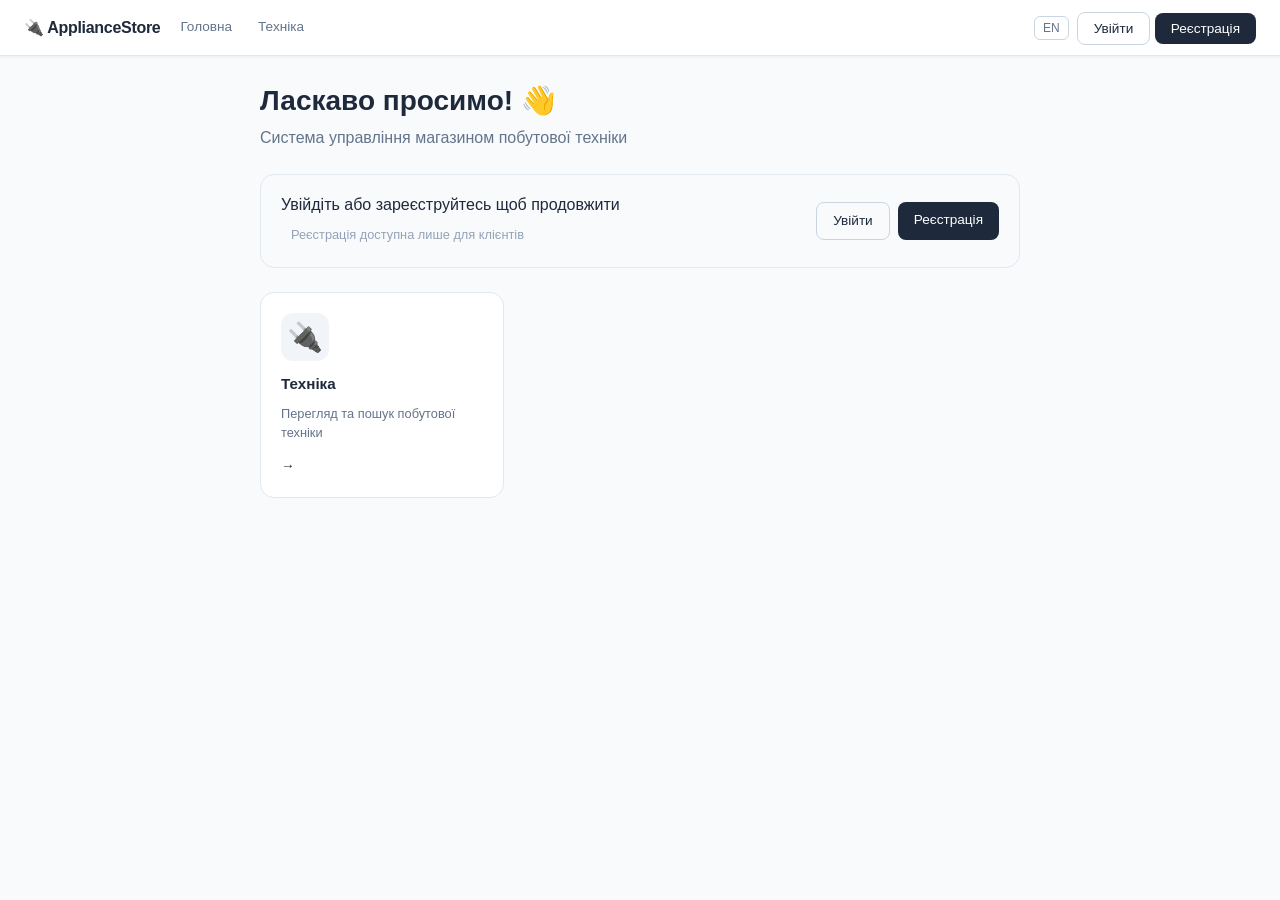
<file: src/main/resources/static/profile.html>
<!DOCTYPE html>
<html lang="uk">
<head>
  <meta charset="UTF-8"/>
  <meta name="viewport" content="width=device-width, initial-scale=1.0"/>
  <title>My Profile — ApplianceStore</title>
  <link rel="stylesheet" href="style.css"/>
</head>
<body>
  <nav class="navbar">
    <a href="index.html" class="nav-logo">🔌 ApplianceStore</a>
    <div class="nav-links" id="navLinks">
      <a href="index.html" data-i18n="nav.home">Home</a>
      <a href="appliances.html" data-i18n="nav.appliances">Appliances</a>
      <a href="orders.html" class="auth-only" data-i18n="nav.orders">Orders</a>
      <a href="clients.html" class="employee-only" data-i18n="nav.clients">Clients</a>
      <a href="employees.html" class="employee-only" data-i18n="nav.employees">Employees</a>
      <a href="manufacturers.html" class="employee-only" data-i18n="nav.manufacturers">Manufacturers</a>
    </div>
    <div class="nav-actions">
      <button class="btn-lang" id="langToggle">EN</button>
      <div class="auth-only" id="userInfo">
        <span id="userEmail"></span>
        <span id="userRole" class="badge"></span>
        <button onclick="logout()" data-i18n="nav.logout">Logout</button>
      </div>
    </div>
    <button class="burger" id="burger">☰</button>
  </nav>

  <main class="container">
    <div class="card-info" style="max-width: 500px; margin: 0 auto; display: block;">
      <div class="page-header">
        <h1 data-i18n="auth.profile">My Profile</h1>
      </div>
      <div id="errorBox" class="error-box hidden"></div>
      <div id="successBox" class="success-box hidden"></div>

      <form id="profileForm" class="modal-form">
        <div class="field">
          <label data-i18n="auth.email">Email</label>
          <input type="email" id="profileEmail" disabled style="background: #f1f5f9; cursor: not-allowed;" />
        </div>
        <div class="field">
          <label data-i18n="auth.name">Full Name</label>
          <input type="text" id="profileName" required/>
        </div>
        <div class="field">
          <label data-i18n="clients.card">Card</label>
          <input type="text" id="profileCard" placeholder="XXXX-XXXX-XXXX-XXXX" maxlength="19"/>
        </div>
        <button type="submit" class="btn-primary full" id="submitBtn" style="margin-top: 10px;" data-i18n="common.save">
          Save
        </button>
      </form>
    </div>
  </main>

  <script src="i18n.js"></script>
  <script src="auth.js"></script>
  <script>
    initNav();
    applyLang();

    if (!isLoggedIn() || isEmployee()) {
        window.location.href = 'index.html';
    }

    const cardInput = document.getElementById('profileCard');
    cardInput.addEventListener('input', function (e) {
      this.value = this.value.replace(/\D/g, '').replace(/(\d{4})(?=\d)/g, '$1-').slice(0, 19);
    });

    async function loadProfile() {
      try {
        const data = await apiFetch('/clients/me');
        document.getElementById('profileEmail').value = data.email || '';
        document.getElementById('profileName').value = data.name || '';
        document.getElementById('profileCard').value = data.card || '';
      } catch (err) {
        showError(err.message);
      }
    }

    document.getElementById('profileForm').addEventListener('submit', async (e) => {
      e.preventDefault();
      const btn = document.getElementById('submitBtn');
      hideError();
      document.getElementById('successBox').classList.add('hidden');

      const name = document.getElementById('profileName').value;
      const email = document.getElementById('profileEmail').value;
      const card = cardInput.value;

      const cardRegex = /^\d{4}-\d{4}-\d{4}-\d{4}$/;
      if (card && !cardRegex.test(card)) {
        showError(getLang() === 'uk' ? 'Невірний формат картки.' : 'Invalid card format.');
        return;
      }

      btn.disabled = true;
      try {
        await apiFetch('/clients/me', {
          method: 'PUT',
          body: JSON.stringify({ name, email, card })
        });

        document.getElementById('successBox').textContent = getLang() === 'uk' ? 'Профіль успішно оновлено!' : 'Profile updated successfully!';
        document.getElementById('successBox').classList.remove('hidden');
      } catch (err) {
        showError(err.message);
      } finally {
        btn.disabled = false;
      }
    });

    loadProfile();
  </script>
</body>
</html>
</file>
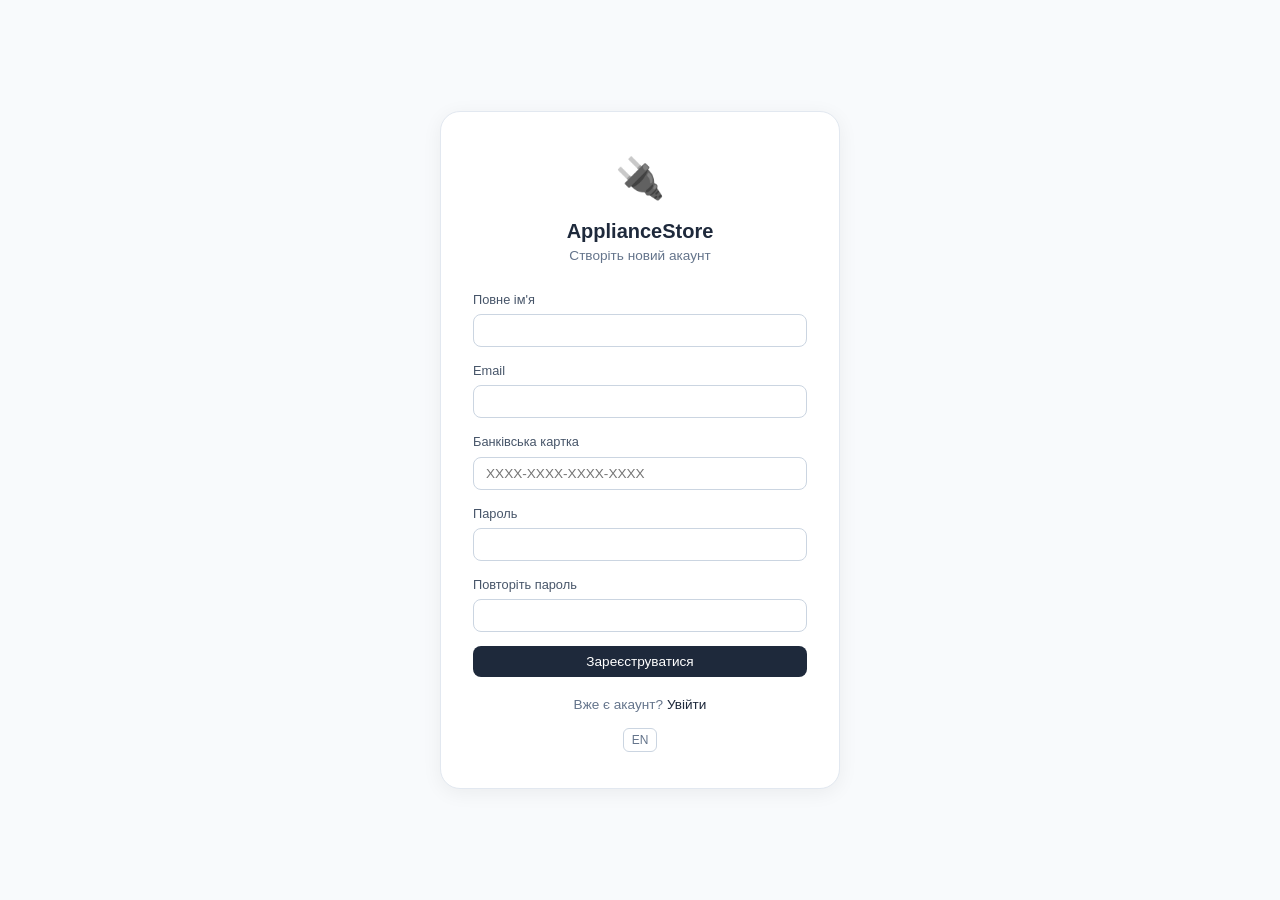
<file: src/main/resources/static/register.html>
<!DOCTYPE html>
<html lang="uk">
<head>
  <meta charset="UTF-8"/>
  <meta name="viewport" content="width=device-width, initial-scale=1.0"/>
  <title>Register — ApplianceStore</title>
  <link rel="stylesheet" href="style.css"/>
</head>
<body class="auth-page">
  <div class="auth-card">
    <div class="auth-logo">🔌</div>
    <h1 class="auth-title">ApplianceStore</h1>
    <p class="auth-subtitle" data-i18n="auth.registerTitle">Create a new account</p>

    <div id="errorBox" class="error-box hidden"></div>
    <div id="successBox" class="success-box hidden"></div>

    <form id="registerForm">
      <div class="field">
        <label data-i18n="auth.name">Full Name</label>
        <input type="text" id="name" required/>
      </div>
      <div class="field">
        <label data-i18n="auth.email">Email</label>
        <input type="email" id="email" required/>
      </div>
      <div class="field">
        <label data-i18n="clients.card">Card</label>
        <input type="text" id="card" placeholder="XXXX-XXXX-XXXX-XXXX" maxlength="19"/>
      </div>
      <div class="field">
        <label data-i18n="auth.password">Password</label>
        <input type="password" id="password" required/>
      </div>
      <div class="field">
        <label data-i18n="auth.repeatPassword">Repeat Password</label>
        <input type="password" id="repeatPassword" required/>
      </div>
      <button type="submit" class="btn-primary full" id="submitBtn">
        <span data-i18n="auth.registerBtn">Create Account</span>
      </button>
    </form>

    <p class="auth-footer">
      <span data-i18n="auth.hasAccount">Already have an account?</span>
      <a href="login.html" data-i18n="auth.login">Login</a>
    </p>
    <div class="lang-center">
      <button class="btn-lang" id="langToggle">EN</button>
    </div>
  </div>

  <script src="i18n.js"></script>
  <script src="auth.js"></script>
  <script>
    initLang();

    document.getElementById('card').addEventListener('input', function (e) {
      this.value = this.value.replace(/\D/g, '').replace(/(\d{4})(?=\d)/g, '$1-').slice(0, 19);
    });

    document.getElementById('registerForm').addEventListener('submit', async (e) => {
      e.preventDefault();
      const btn = document.getElementById('submitBtn');
      hideError();

      const name = document.getElementById('name').value;
      const email = document.getElementById('email').value;
      const card = document.getElementById('card').value;
      const password = document.getElementById('password').value;
      const repeatPassword = document.getElementById('repeatPassword').value;

      const cardRegex = /^\d{4}-\d{4}-\d{4}-\d{4}$/;
      if (card && !cardRegex.test(card)) {
        showError(getLang() === 'uk' ? 'Невірний формат картки (XXXX-XXXX-XXXX-XXXX).' : 'Invalid card format.');
        return;
      }

      const pwRegex = /^(?=.*[0-9])(?=.*[a-z])(?=.*[A-Z])(?=.*[@#!$%^&-+=()])(?=\S+$).{8,20}$/;
      if (!pwRegex.test(password)) {
        showError(getLang() === 'uk' 
          ? 'Пароль має містити 8-20 символів, цифри, великі/малі літери та спецсимволи (@#!$%^&-+=()).' 
          : 'Password must be 8-20 chars long, contain digits, uppercase, lowercase, and special characters.');
        return;
      }
      if (password !== repeatPassword) {
        showError(getLang() === 'uk' ? 'Паролі не збігаються.' : 'Passwords do not match.');
        return;
      }

      btn.disabled = true;
      try {
        await apiFetch('/auth/registration', {
          method: 'POST',
          body: JSON.stringify({ name, email, card, password, repeatPassword })
        });
        document.getElementById('successBox').classList.remove('hidden');
        document.getElementById('successBox').textContent =
          getLang() === 'uk' ? 'Реєстрацію успішно завершено! Перенаправлення...' : 'Registration successful! Redirecting...';
        document.getElementById('registerForm').classList.add('hidden');
        setTimeout(() => window.location.href = 'login.html', 2000);
      } catch (err) {
        showError(err.message);
        btn.disabled = false;
      }
    });
  </script>
</body>
</html>
</file>
<file: src/main/resources/static/style.css>
*, *::before, *::after { box-sizing: border-box; margin: 0; padding: 0; }
html { font-size: 16px; }
body { font-family: -apple-system, BlinkMacSystemFont, 'Segoe UI', Roboto, sans-serif; background: #f8fafc; color: #1e293b; line-height: 1.5; min-height: 100vh; }

a { text-decoration: none; color: inherit; }
button { cursor: pointer; font-family: inherit; }
input, textarea, select { font-family: inherit; }
.hidden { display: none !important; }

.navbar {
  position: sticky; top: 0; z-index: 100;
  background: #fff; border-bottom: 1px solid #e2e8f0;
  display: flex; align-items: center; gap: 8px;
  padding: 0 24px; height: 56px; box-shadow: 0 1px 3px rgba(0,0,0,.06);
}
.nav-logo { font-weight: 700; font-size: 1rem; color: #1e293b; letter-spacing: -.3px; white-space: nowrap; }
.nav-links { display: flex; align-items: center; gap: 2px; flex: 1; }
.nav-links a { padding: 6px 12px; border-radius: 8px; font-size: .85rem; color: #64748b; transition: background .15s, color .15s; }
.nav-links a:hover { background: #f1f5f9; color: #1e293b; }
.nav-links a.active { background: #1e293b; color: #fff; }
.nav-actions { display: flex; align-items: center; gap: 8px; margin-left: auto; }
.nav-actions #userInfo { display: flex; align-items: center; gap: 8px; font-size: .8rem; }
.nav-actions #userEmail { color: #64748b; max-width: 140px; overflow: hidden; text-overflow: ellipsis; white-space: nowrap; }
.burger { display: none; background: none; border: none; font-size: 1.3rem; padding: 4px 8px; }

@media (max-width: 768px) {
  .navbar { flex-wrap: wrap; height: auto; padding: 8px 16px; }
  .nav-links { display: none; flex-direction: column; width: 100%; order: 10; padding: 8px 0; }
  .nav-links.open { display: flex; }
  .nav-links a { width: 100%; }
  .burger { display: block; }
  .nav-actions #userEmail { display: none; }
}

.btn-primary { background: #1e293b; color: #fff; border: none; border-radius: 8px; padding: 8px 16px; font-size: .85rem; font-weight: 500; transition: opacity .15s; }
.btn-primary:hover { opacity: .85; }
.btn-primary:disabled { opacity: .5; cursor: not-allowed; }
.btn-outline { background: none; border: 1px solid #cbd5e1; border-radius: 8px; padding: 8px 16px; font-size: .85rem; color: #1e293b; transition: background .15s; }
.btn-outline:hover { background: #f1f5f9; }
.btn-outline:disabled { opacity: .5; cursor: not-allowed; }
.btn-danger { background: #ef4444; color: #fff; border: none; border-radius: 8px; padding: 8px 16px; font-size: .85rem; font-weight: 500; transition: opacity .15s; }
.btn-danger:hover { opacity: .85; }
.btn-lang { background: none; border: 1px solid #cbd5e1; border-radius: 6px; padding: 4px 8px; font-size: .75rem; color: #64748b; transition: background .15s; }
.btn-lang:hover { background: #f1f5f9; }
.btn-icon { background: none; border: none; padding: 6px; border-radius: 6px; font-size: .9rem; transition: background .15s; color: #64748b; }
.btn-icon:hover { background: #f1f5f9; color: #1e293b; }
.btn-icon.danger:hover { background: #fef2f2; }
.btn-icon.approve:hover { background: #f0fdf4; }
.full { width: 100%; }
.small { font-size: .8rem; padding: 5px 10px; }

.badge { font-size: .7rem; font-weight: 600; padding: 2px 8px; border-radius: 99px; }
.badge-blue { background: #dbeafe; color: #1e40af; }
.badge-green { background: #dcfce7; color: #166534; }
.badge-yellow { background: #fef9c3; color: #854d0e; }

.container { max-width: 800px; margin: 0 auto; padding: 24px 20px; }

.page-header { display: flex; align-items: center; justify-content: space-between; margin-bottom: 20px; gap: 12px; flex-wrap: wrap; }
.page-header h1 { font-size: 1.5rem; font-weight: 700; color: #1e293b; }

.search-form { display: flex; gap: 8px; margin-bottom: 16px; flex-wrap: wrap; }
.search-input-wrap { flex: 1; min-width: 200px; }
.search-input-wrap input { width: 100%; padding: 8px 12px; border: 1px solid #cbd5e1; border-radius: 8px; font-size: .85rem; background: #fff; outline: none; }
.search-input-wrap input:focus { border-color: #1e293b; box-shadow: 0 0 0 2px rgba(30,41,59,.1); }

.list-item { background: #fff; border: 1px solid #e2e8f0; border-radius: 12px; overflow: hidden; margin-bottom: 8px; }
.list-item-main { display: flex; align-items: center; gap: 12px; padding: 12px 16px; cursor: pointer; transition: background .15s; }
.list-item-main:hover { background: #f8fafc; }
.item-id { font-size: .75rem; color: #94a3b8; width: 32px; flex-shrink: 0; }
.item-info { flex: 1; min-width: 0; }
.item-name { font-weight: 500; font-size: .9rem; display: block; overflow: hidden; text-overflow: ellipsis; white-space: nowrap; }
.item-sub { font-size: .75rem; color: #64748b; }
.item-right { display: flex; align-items: center; gap: 6px; flex-shrink: 0; }
.item-price { font-weight: 600; color: #1e293b; font-size: .9rem; }
.expand-icon { color: #94a3b8; font-size: .8rem; }
.list-item-detail { padding: 12px 16px; border-top: 1px solid #e2e8f0; background: #f8fafc; }
.detail-grid { display: grid; grid-template-columns: repeat(auto-fill, minmax(180px, 1fr)); gap: 12px; font-size: .85rem; margin-bottom: 12px; }
.detail-grid .full { grid-column: 1/-1; }
.detail-label { display: block; font-size: .7rem; color: #94a3b8; margin-bottom: 2px; text-transform: uppercase; letter-spacing: .5px; }

.table-wrap { overflow-x: auto; }
.data-table { width: 100%; border-collapse: collapse; font-size: .85rem; background: #fff; border: 1px solid #e2e8f0; border-radius: 12px; overflow: hidden; }
.data-table thead { background: #f8fafc; }
.data-table th { text-align: left; padding: 10px 16px; font-size: .75rem; font-weight: 600; color: #64748b; text-transform: uppercase; letter-spacing: .5px; }
.data-table td { padding: 10px 16px; border-top: 1px solid #e2e8f0; color: #1e293b; }
.data-table tr:hover td { background: #f8fafc; }
.detail-table { width: 100%; border-collapse: collapse; font-size: .82rem; border: 1px solid #e2e8f0; border-radius: 8px; overflow: hidden; }
.detail-table th, .detail-table td { padding: 8px 12px; border-bottom: 1px solid #e2e8f0; text-align: left; }
.detail-table thead { background: #f1f5f9; }

.mfr-grid { display: grid; grid-template-columns: repeat(auto-fill, minmax(240px, 1fr)); gap: 12px; }
.mfr-card { background: #fff; border: 1px solid #e2e8f0; border-radius: 12px; padding: 16px; display: flex; align-items: center; gap: 12px; transition: box-shadow .15s; }
.mfr-card:hover { box-shadow: 0 4px 12px rgba(0,0,0,.08); }
.mfr-icon { font-size: 1.5rem; width: 40px; height: 40px; background: #f1f5f9; border-radius: 10px; display: flex; align-items: center; justify-content: center; flex-shrink: 0; }
.mfr-info { flex: 1; min-width: 0; }
.mfr-name { font-weight: 500; font-size: .9rem; display: block; }
.mfr-id { font-size: .75rem; color: #94a3b8; }
.mfr-actions { display: flex; gap: 4px; }

.pagination { display: flex; align-items: center; justify-content: center; gap: 12px; margin-top: 20px; font-size: .85rem; color: #64748b; }

.error-box { background: #fef2f2; border: 1px solid #fecaca; color: #dc2626; border-radius: 8px; padding: 10px 14px; font-size: .85rem; margin-bottom: 12px; }
.success-box { background: #f0fdf4; border: 1px solid #bbf7d0; color: #166534; border-radius: 8px; padding: 10px 14px; font-size: .85rem; margin-bottom: 12px; }
.no-data { text-align: center; padding: 48px 0; color: #94a3b8; font-size: .9rem; }

.modal-overlay { position: fixed; inset: 0; background: rgba(0,0,0,.45); z-index: 200; display: flex; align-items: center; justify-content: center; padding: 16px; }
.modal { background: #fff; border-radius: 16px; box-shadow: 0 20px 60px rgba(0,0,0,.2); width: 100%; max-width: 480px; max-height: 90vh; overflow-y: auto; }
.modal-wide { max-width: 560px; }
.modal-header { display: flex; align-items: center; justify-content: space-between; padding: 18px 20px; border-bottom: 1px solid #e2e8f0; }
.modal-header h2 { font-size: 1rem; font-weight: 700; }
.modal-close { background: none; border: none; font-size: 1rem; color: #94a3b8; padding: 4px; border-radius: 4px; }
.modal-close:hover { color: #1e293b; background: #f1f5f9; }
.modal-form { padding: 20px; display: flex; flex-direction: column; gap: 14px; }
.modal-actions { display: flex; gap: 10px; padding-top: 4px; }
.modal-actions button { flex: 1; padding: 10px; }
.confirm-modal { max-width: 360px; padding: 28px 24px; display: flex; flex-direction: column; gap: 20px; }
.confirm-modal p { font-size: .9rem; color: #1e293b; }

.field { display: flex; flex-direction: column; gap: 5px; }
.field label { font-size: .8rem; font-weight: 500; color: #475569; }
.field input, .field textarea, .field select { padding: 8px 12px; border: 1px solid #cbd5e1; border-radius: 8px; font-size: .85rem; background: #fff; outline: none; transition: border .15s, box-shadow .15s; }
.field input:focus, .field textarea:focus { border-color: #1e293b; box-shadow: 0 0 0 2px rgba(30,41,59,.08); }
.field textarea { resize: vertical; min-height: 72px; }

.rows-section { display: flex; flex-direction: column; gap: 8px; }
.rows-section > label { font-size: .8rem; font-weight: 500; color: #475569; }
.order-row { display: flex; gap: 8px; align-items: center; }
.order-row input { flex: 1; padding: 7px 10px; border: 1px solid #cbd5e1; border-radius: 8px; font-size: .82rem; outline: none; }
.order-row input:focus { border-color: #1e293b; }

.auth-page { display: flex; align-items: center; justify-content: center; min-height: 100vh; background: #f8fafc; padding: 20px; }
.auth-card { background: #fff; border: 1px solid #e2e8f0; border-radius: 20px; padding: 36px 32px; width: 100%; max-width: 400px; box-shadow: 0 4px 20px rgba(0,0,0,.06); }
.auth-logo { font-size: 2.5rem; text-align: center; margin-bottom: 8px; }
.auth-title { font-size: 1.25rem; font-weight: 700; text-align: center; color: #1e293b; }
.auth-subtitle { font-size: .85rem; color: #64748b; text-align: center; margin-bottom: 24px; }
.auth-footer { text-align: center; font-size: .85rem; color: #64748b; margin-top: 18px; }
.auth-footer a { color: #1e293b; font-weight: 500; }
.auth-footer a:hover { text-decoration: underline; }
.lang-center { text-align: center; margin-top: 12px; }
form { display: flex; flex-direction: column; gap: 14px; }

.hero { margin-bottom: 24px; }
.hero h1 { font-size: 1.75rem; font-weight: 700; color: #1e293b; }
.hero .subtitle { color: #64748b; margin-top: 4px; }
.card-info { background: #f8fafc; border: 1px solid #e2e8f0; border-radius: 14px; padding: 18px 20px; margin-bottom: 24px; display: flex; align-items: center; justify-content: space-between; gap: 16px; flex-wrap: wrap; }
.card-info .small { font-size: .8rem; color: #94a3b8; margin-top: 3px; }
.flex-gap { display: flex; gap: 8px; }
.cards-grid { display: grid; grid-template-columns: repeat(auto-fill, minmax(240px, 1fr)); gap: 14px; }
.menu-card { background: #fff; border: 1px solid #e2e8f0; border-radius: 14px; padding: 20px; display: flex; flex-direction: column; gap: 8px; transition: box-shadow .2s, border-color .2s; }
.menu-card:hover { box-shadow: 0 6px 20px rgba(0,0,0,.09); border-color: #94a3b8; }
.menu-card-icon { font-size: 1.8rem; width: 48px; height: 48px; background: #f1f5f9; border-radius: 12px; display: flex; align-items: center; justify-content: center; margin-bottom: 4px; }
.menu-card h3 { font-size: .95rem; font-weight: 600; color: #1e293b; }
.menu-card p { font-size: .8rem; color: #64748b; }
.menu-card-arrow { font-size: .85rem; color: #1e293b; font-weight: 600; margin-top: 6px; }

.error-page { display: flex; align-items: center; justify-content: center; min-height: 100vh; }
.error-container { text-align: center; padding: 20px; }
.error-code {
  font-size: 6rem; font-weight: 800; color: #e2e8f0; line-height: 1;
}
.error-icon { font-size: 4rem; margin-bottom: 16px; }
.error-container h1 { font-size: 1.5rem; font-weight: 700; margin-bottom: 8px; }
.error-container p { color: #64748b; margin-bottom: 24px; }
</file>
